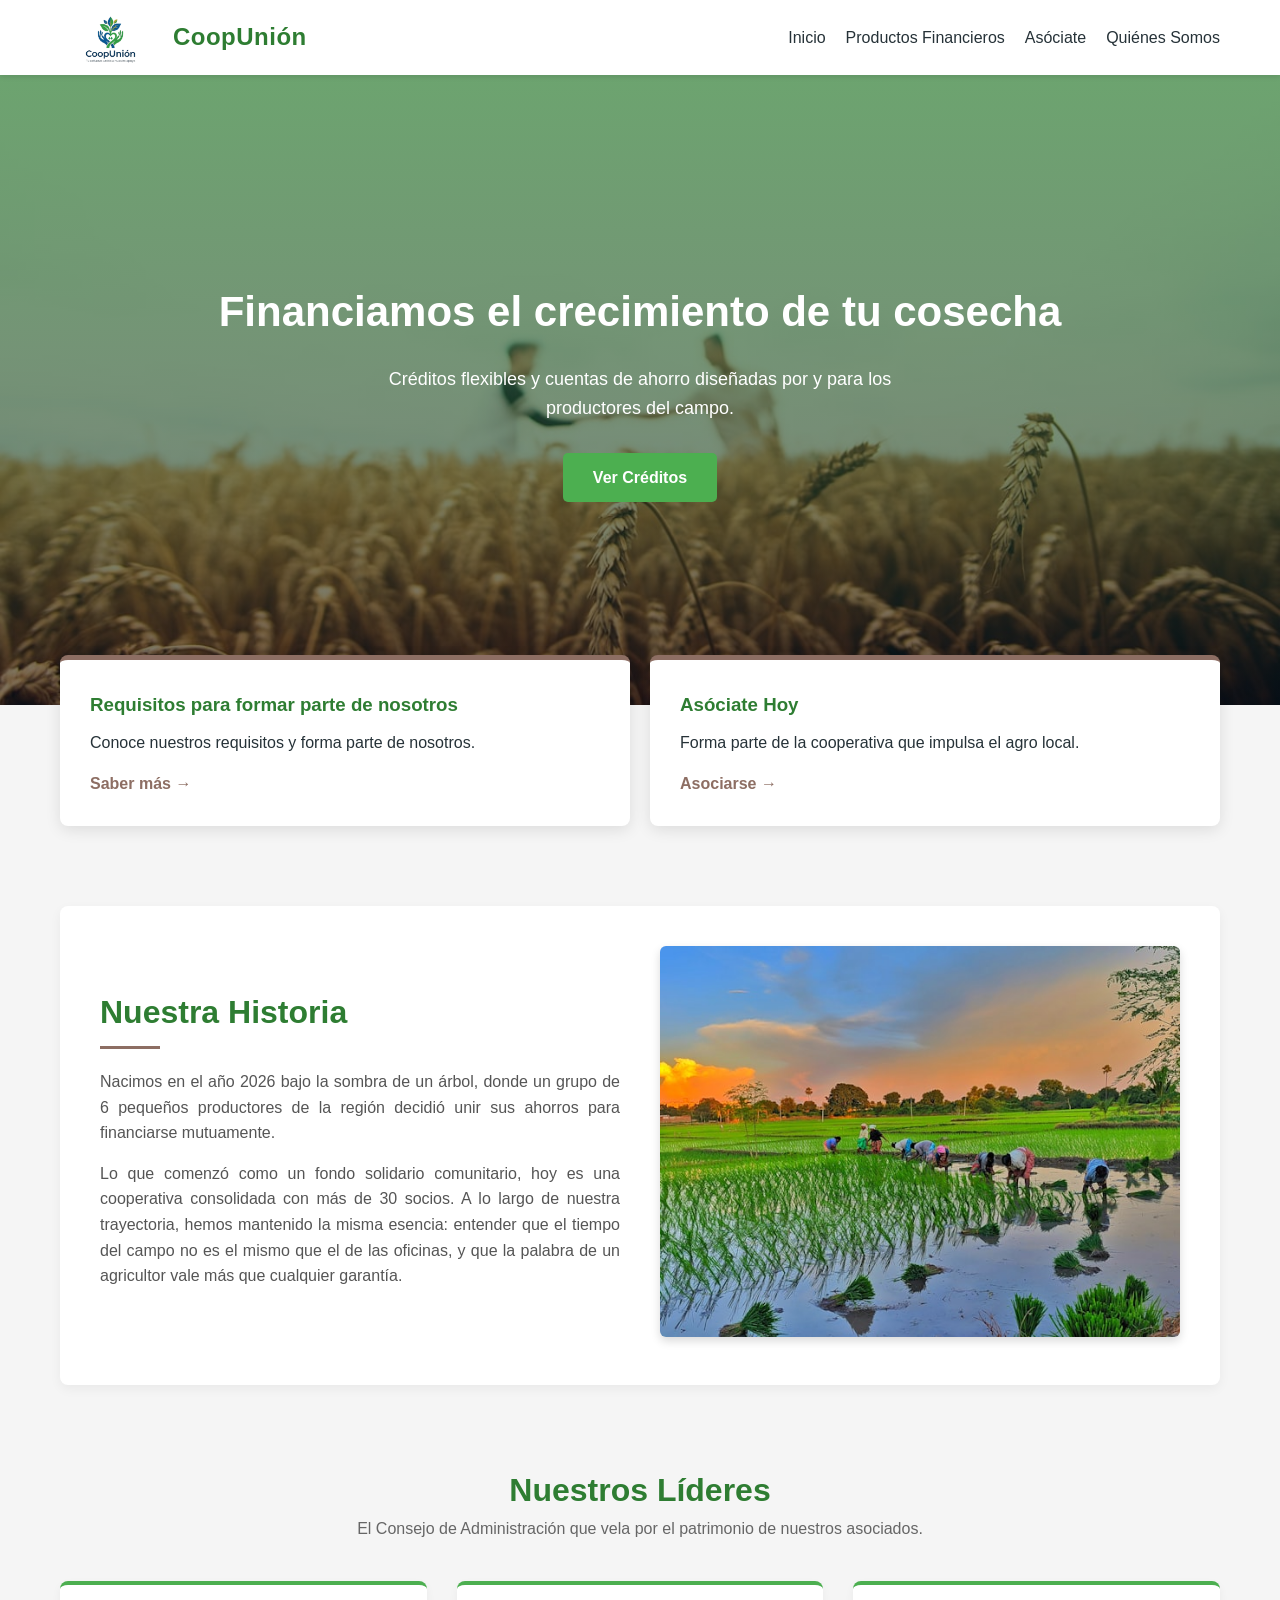
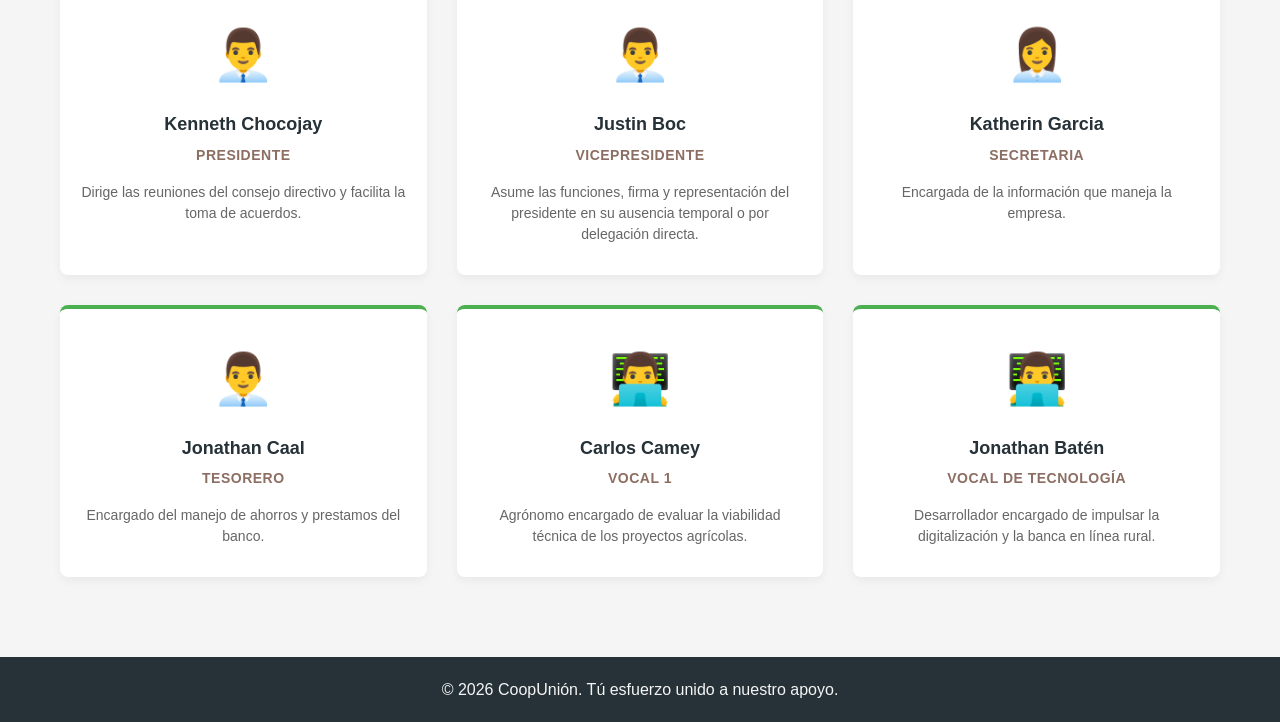
<file: index.html>
<!DOCTYPE html>
<html lang="es">
<head>
    <meta charset="UTF-8">
    <meta name="viewport" content="width=device-width, initial-scale=1.0">
    <title>CoopUnión</title>
    <link rel="stylesheet" href="css/global.css">
    <link rel="stylesheet" href="css/estilos.css">
</head>
<body>

    <header>
        <nav class="nav-container">
            <div class="logo">
                <a href="index.html">
                    <img src="img/logo.png" alt="Logo CoopUnión" class="logo-img">
                    <span class="logo-texto">CoopUnión</span>
                </a>
            </div>
            <input type="checkbox" id="menu-toggle" class="menu-checkbox">
            <label for="menu-toggle" class="menu-icono">☰</label>

            <ul class="nav-menu">
                <li><a href="index.html">Inicio</a></li>
                <li><a href="productos.html">Productos Financieros</a></li>
                <li><a href="herramientas.html">Asóciate</a></li>
                <li><a href="nosotros.html">Quiénes Somos</a></li>
            </ul>
        </nav>
    </header>

    <main>

        <section class="hero">
            <div class="hero-content">
                <h1>Financiamos el crecimiento de tu cosecha</h1>
                <p>Créditos flexibles y cuentas de ahorro diseñadas por y para los productores del campo.</p>
                <a href="productos.html" class="btn-main">Ver Créditos</a>
            </div>
        </section>

        <section class="accesos-rapidos">
            <div class="card">
                <h3>Requisitos para formar parte de nosotros</h3>
                <p>Conoce nuestros requisitos y forma parte de nosotros.</p>
                <a href="herramientas.html#requisitos">Saber más &rarr;</a>
            </div>
            <div class="card">
                <h3>Asóciate Hoy</h3>
                <p>Forma parte de la cooperativa que impulsa el agro local.</p>
                <a href="herramientas.html#simulador">Asociarse &rarr;</a>
            </div>
        </section>

        <section class="historia-section">
            <div class="historia-contenedor">
                <div class="historia-texto">
                    <h2>Nuestra Historia</h2>
                    <p>Nacimos en el año 2026 bajo la sombra de un árbol, donde un grupo de 6 pequeños productores de la región decidió unir sus ahorros para financiarse mutuamente.</p>
                    <p>Lo que comenzó como un fondo solidario comunitario, hoy es una cooperativa consolidada con más de 30 socios. A lo largo de nuestra trayectoria, hemos mantenido la misma esencia: entender que el tiempo del campo no es el mismo que el de las oficinas, y que la palabra de un agricultor vale más que cualquier garantía.</p>
                </div>
                <div class="historia-imagen">
                    <img src="img/historia.jpg" alt="Orígenes de la Cooperativa">
                </div>
            </div>
        </section>

        <section class="integrantes-section">
            <h2>Nuestros Líderes</h2>
            <p class="integrantes-sub">El Consejo de Administración que vela por el patrimonio de nuestros asociados.</p>
            
            <div class="grid-integrantes">
                <!-- Integrante 1 -->
                <div class="perfil-card">
                    <div class="avatar">👨‍💼</div>
                    <h4>Kenneth Chocojay</h4>
                    <p class="cargo">Presidente</p>
                    <p class="resume">Dirige las reuniones del consejo directivo y facilita la toma de acuerdos.</p>
                </div>
                <!-- Integrante 2 -->
                <div class="perfil-card">
                    <div class="avatar">👨‍💼</div>
                    <h4>Justin Boc</h4>
                    <p class="cargo">Vicepresidente</p>
                    <p class="resume">Asume las funciones, firma y representación del presidente en su ausencia temporal o por delegación directa.</p>
                </div>
                <!-- Integrante 3 -->
                 <div class="perfil-card">
                    <div class="avatar">👩‍💼</div>
                    <h4>Katherin Garcia</h4>
                    <p class="cargo">Secretaria</p>
                    <p class="resume">Encargada de la información que maneja la empresa.</p>
                </div>

                <!-- Integrante 4 -->
                <div class="perfil-card">
                    <div class="avatar">👨‍💼</div>
                    <h4>Jonathan Caal</h4>
                    <p class="cargo">Tesorero</p>
                    <p class="resume">Encargado del manejo de ahorros y prestamos del banco.</p>
                </div>

                <!-- Integrante 4 -->
                  <div class="perfil-card">
                    <div class="avatar">👨‍💻</div>
                    <h4>Carlos Camey</h4>
                    <p class="cargo">Vocal 1</p>
                    <p class="resume">Agrónomo encargado de evaluar la viabilidad técnica de los proyectos agrícolas.</p>
                </div>
                
                
                <!-- Integrante 6 -->
                <div class="perfil-card">
                    <div class="avatar">👨‍💻</div>
                    <h4>Jonathan Batén</h4>
                    <p class="cargo">Vocal de Tecnología</p>
                    <p class="resume">Desarrollador encargado de impulsar la digitalización y la banca en línea rural.</p>
                </div>
            </div>
        </section>
    </main>

    <footer>
        <p>&copy; 2026 CoopUnión. Tú esfuerzo unido a nuestro apoyo.</p>
    </footer>

</body>
</html>
</file>
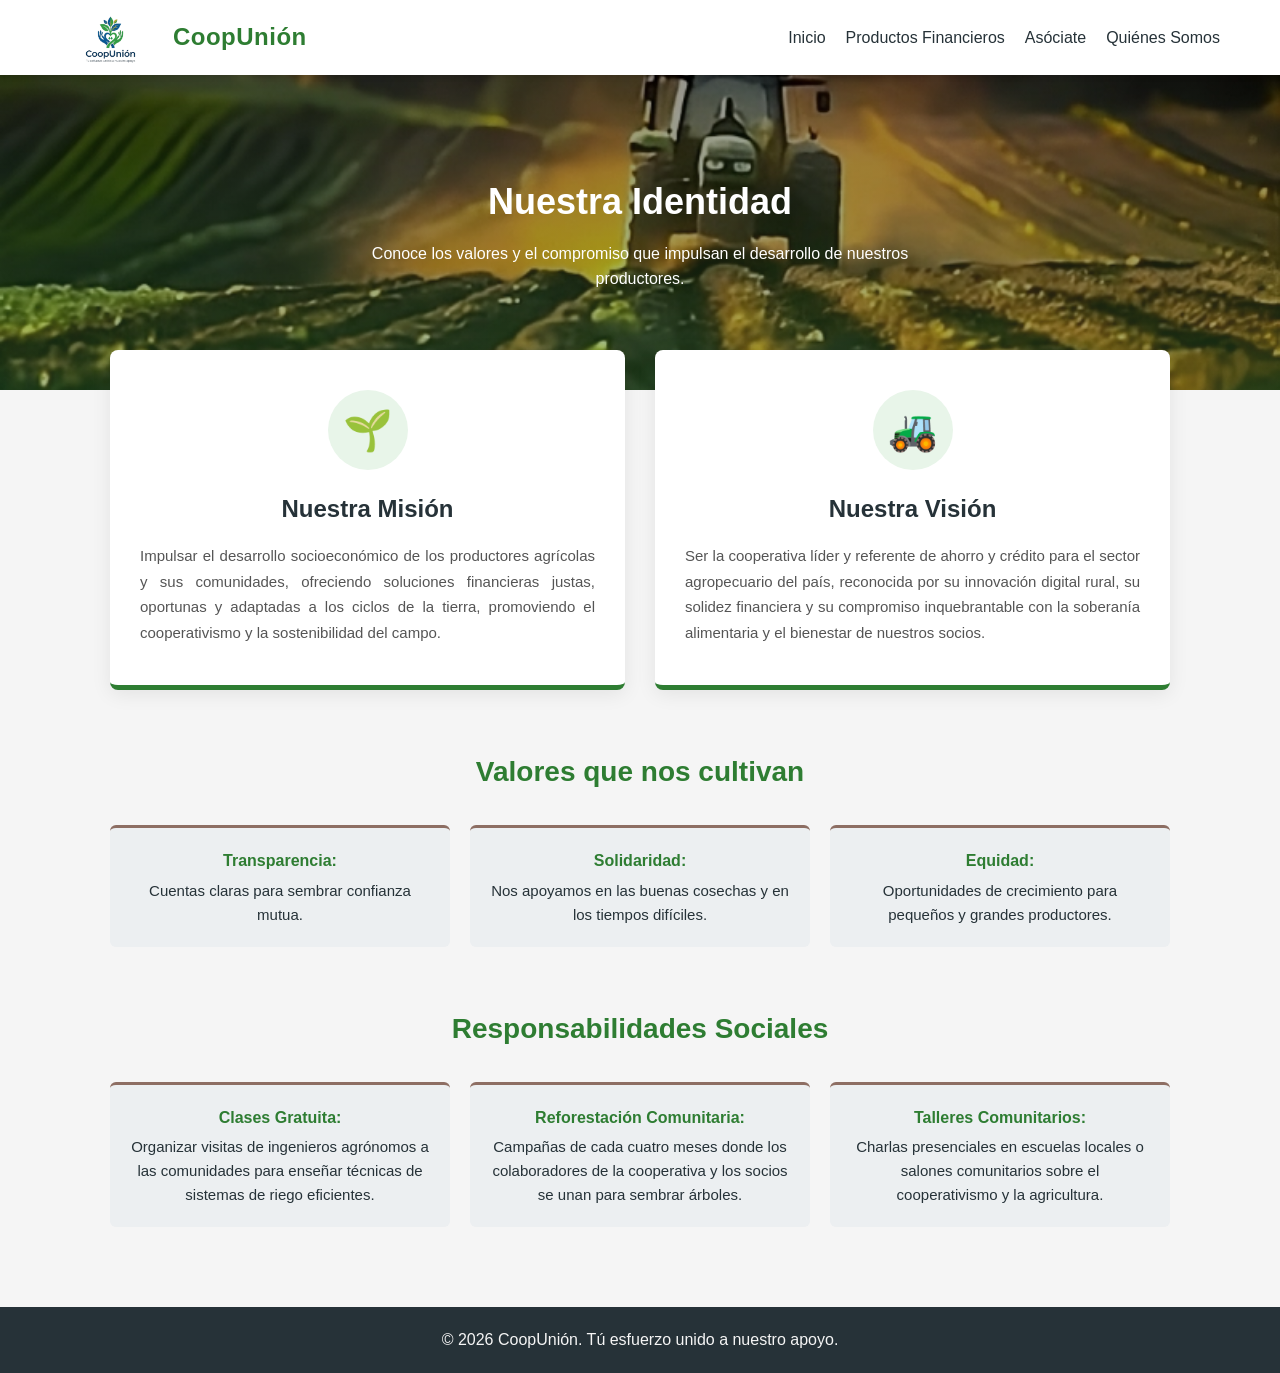
<file: nosotros.html>
<!DOCTYPE html>
<html lang="es">
<head>
    <meta charset="UTF-8">
    <meta name="viewport" content="width=device-width, initial-scale=1.0">
    <title>CoopUnión</title>
    <link rel="stylesheet" href="css/global.css">
    <link rel="stylesheet" href="css/nosotros.css">
</head>
<body>

     <header>
        <nav class="nav-container">
            <div class="logo">
                <a href="index.html">
                    <img src="img/logo.png" alt="Logo CoopUnión" class="logo-img">
                    <span class="logo-texto">CoopUnión</span>
                </a>
            </div>
            <input type="checkbox" id="menu-toggle" class="menu-checkbox">
            <label for="menu-toggle" class="menu-icono">☰</label>

            <ul class="nav-menu">
                <li><a href="index.html">Inicio</a></li>
                <li><a href="productos.html">Productos Financieros</a></li>
                <li><a href="herramientas.html">Asóciate</a></li>
                <li><a href="nosotros.html">Quiénes Somos</a></li>
            </ul>
        </nav>
    </header>
    
    <main>
        <section class="page-header">
            <div class="header-overlay">
                <h2>Nuestra Identidad</h2>
                <p>Conoce los valores y el compromiso que impulsan el desarrollo de nuestros productores.</p>
            </div>
        </section>
        <section class="mv-container">
            <div class="grid-mv">
                

                <div class="mv-box">
                    <div class="icon-wrap">🌱</div>
                    <h3>Nuestra Misión</h3>
                    <p>Impulsar el desarrollo socioeconómico de los productores agrícolas y sus comunidades, ofreciendo soluciones financieras justas, oportunas y adaptadas a los ciclos de la tierra, promoviendo el cooperativismo y la sostenibilidad del campo.</p>
                </div>

                <div class="mv-box">
                    <div class="icon-wrap">🚜</div>
                    <h3>Nuestra Visión</h3>
                    <p>Ser la cooperativa líder y referente de ahorro y crédito para el sector agropecuario del país, reconocida por su innovación digital rural, su solidez financiera y su compromiso inquebrantable con la soberanía alimentaria y el bienestar de nuestros socios.</p>
                </div>

            </div>
        </section>

            <section class="valores-section">
                <h3>Valores que nos cultivan</h3>
                <div class="valores-grid">
                    <div class="valor-item"><strong>Transparencia:</strong> Cuentas claras para sembrar confianza mutua.</div>
                    <div class="valor-item"><strong>Solidaridad:</strong> Nos apoyamos en las buenas cosechas y en los tiempos difíciles.</div>
                    <div class="valor-item"><strong>Equidad:</strong> Oportunidades de crecimiento para pequeños y grandes productores.</div>
                </div>
            </section>

            <section class="valores-section">
            <h3>Responsabilidades Sociales</h3>
            <div class="valores-grid">
                <div class="valor-item"><strong>Clases Gratuita:</strong>Organizar visitas de ingenieros agrónomos a las comunidades para enseñar técnicas de  sistemas de riego eficientes.</div>

                <div class="valor-item"><strong>Reforestación Comunitaria:</strong> Campañas de cada cuatro meses donde los colaboradores de la cooperativa y los socios se unan para sembrar árboles.</div>

                <div class="valor-item"><strong>Talleres Comunitarios:</strong> Charlas presenciales en escuelas locales o salones comunitarios sobre el cooperativismo y la agricultura.</div>
            </div>
        </section>
    </main>

    <footer>
        <p>&copy; 2026 CoopUnión. Tú esfuerzo unido a nuestro apoyo.</p>
    </footer>

</body>
</html>
</file>
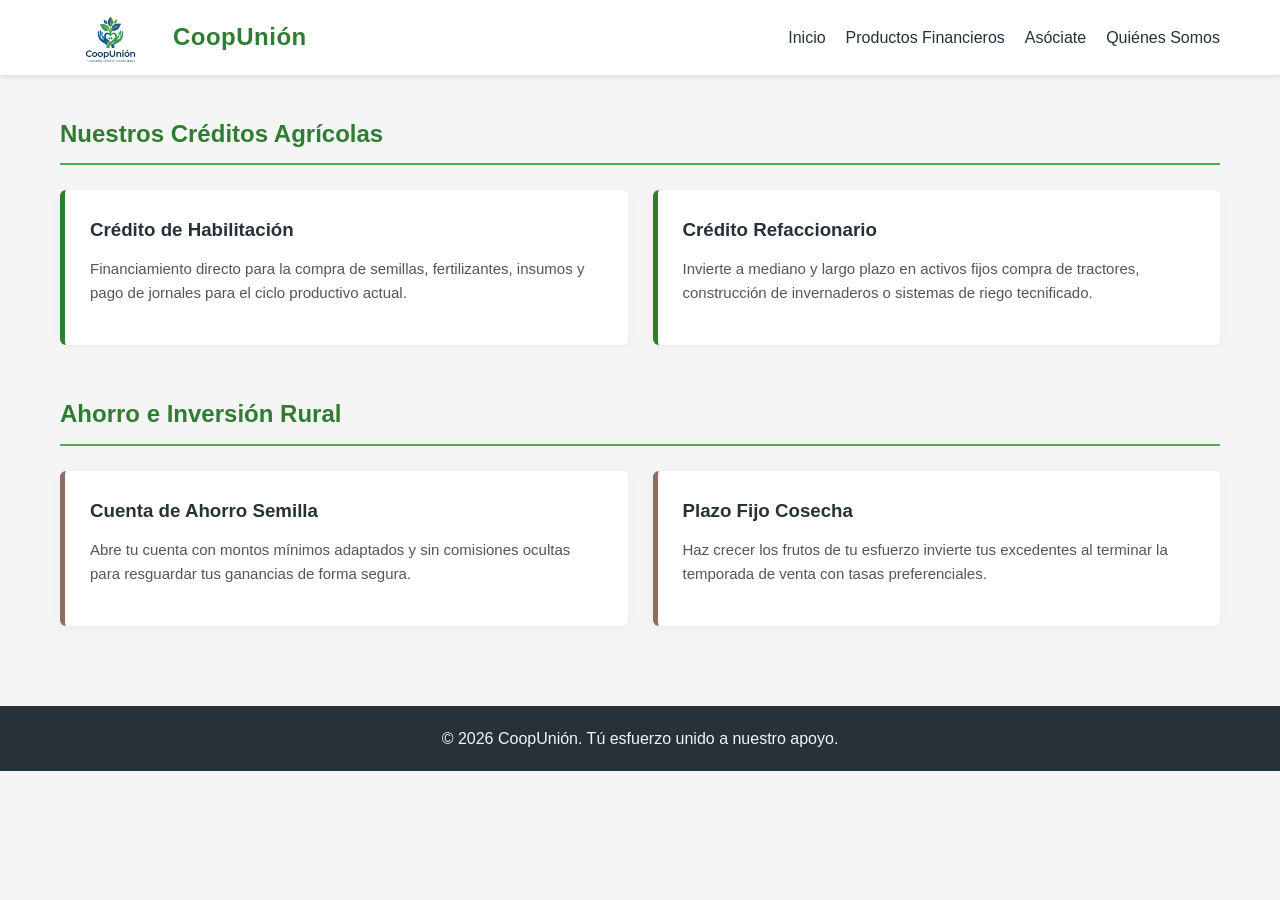
<file: productos.html>
<!DOCTYPE html>
<html lang="es">
<head>
    <meta charset="UTF-8">
    <meta name="viewport" content="width=device-width, initial-scale=1.0">
    <title>CoopUnión</title>
    <link rel="stylesheet" href="css/global.css">
    <link rel="stylesheet" href="css/productos.css">
</head>
<body>

     <header>
        <nav class="nav-container">
            <div class="logo">
                <a href="index.html">
                    <img src="img/logo.png" alt="Logo CoopUnión" class="logo-img">
                    <span class="logo-texto">CoopUnión</span>
                </a>
            </div>
            <input type="checkbox" id="menu-toggle" class="menu-checkbox">
            <label for="menu-toggle" class="menu-icono">☰</label>

            <ul class="nav-menu">
                <li><a href="index.html">Inicio</a></li>
                <li><a href="productos.html">Productos Financieros</a></li>
                <li><a href="herramientas.html">Asóciate</a></li>
                <li><a href="nosotros.html">Quiénes Somos</a></li>
            </ul>
        </nav>
    </header>

    <main class="container">
        <h2>Nuestros Créditos Agrícolas</h2>
        <div class="grid-productos">
            <div class="producto-item">
                <h3>Crédito de Habilitación </h3>
                <p>Financiamiento directo para la compra de semillas, fertilizantes, insumos y pago de jornales para el ciclo productivo actual.</p>
            </div>
            <div class="producto-item">
                <h3>Crédito Refaccionario</h3>
                <p>Invierte a mediano y largo plazo en activos fijos compra de tractores, construcción de invernaderos o sistemas de riego tecnificado.</p>
            </div>
        </div>

        <h2 class="section-title">Ahorro e Inversión Rural</h2>
        <div class="grid-productos">
            <div class="producto-item ahorro">
                <h3>Cuenta de Ahorro Semilla</h3>
                <p>Abre tu cuenta con montos mínimos adaptados y sin comisiones ocultas para resguardar tus ganancias de forma segura.</p>
            </div>
            <div class="producto-item ahorro">
                <h3>Plazo Fijo Cosecha</h3>
                <p>Haz crecer los frutos de tu esfuerzo invierte tus excedentes al terminar la temporada de venta con tasas preferenciales.</p>
            </div>
        </div>
    </main>

    <footer>
        <p>&copy; 2026 CoopUnión. Tú esfuerzo unido a nuestro apoyo.</p>
    </footer>

</body>
</html>
</file>
<file: css/global.css>
:root {
    --verde-principal: #2E7D32;
    --verde-claro: #4CAF50;
    --tierra: #8D6E63;
    --oscuro: #263238;
    --claro: #F5F5F5;
    --blanco: #FFFFFF;
}

* {
    margin: 0;
    padding: 0;
    box-sizing: border-box;
    font-family: 'Segoe UI', Tahoma, Geneva, Verdana, sans-serif;
}

body {
    background-color: var(--claro);
    color: var(--oscuro);
    line-height: 1.6;
}

header {
    background-color: var(--blanco);
    box-shadow: 0 2px 5px rgba(0,0,0,0.1);
    position: sticky;
    top: 0;
    z-index: 1000;
}

.nav-container {
    max-width: 1200px;
    margin: 0 auto;
    display: flex;
    justify-content: space-between;
    align-items: center;
    padding: 15px 20px;
}

.logo a {
    text-align: center;
    font-size: 24px;
    font-weight: bold;
    color: var(--verde-principal);
    text-decoration: none;
}

.nav-menu {
    display: flex;
    list-style: none;
    gap: 20px;
}

.nav-menu a {
    text-decoration: none;
    color: var(--oscuro);
    font-weight: 500;
    transition: color 0.3s;
}

.nav-menu a:hover, .nav-menu a.active {
    color: var(--verde-principal);
}

header {
    background-color: var(--blanco);
    box-shadow: 0 2px 5px rgba(0,0,0,0.1);
    position: sticky;
    top: 0;
    z-index: 1000;
}

.nav-container {
    max-width: 1200px;
    margin: 0 auto;
    display: flex;
    justify-content: space-between;
    align-items: center;
    padding: 10px 20px;
}


.logo a {
    display: flex;
    align-items: center;
    gap: 12px; 
    text-decoration: none;
}


.logo-img {
    height: 55px; 
    width: auto;
    display: block;
    object-fit: contain;
}

.logo-texto {
    font-size: 24px;
    font-weight: bold;
    color: var(--verde-principal); 
    font-family: 'Segoe UI', Tahoma, Geneva, Verdana, sans-serif;
    letter-spacing: 0.5px;
}

.nav-menu {
    display: flex;
    list-style: none;
    gap: 20px;
}

.nav-menu a {
    text-decoration: none;
    color: var(--oscuro);
    font-weight: 500;
    transition: color 0.3s;
}

.nav-menu a:hover, .nav-menu a.active {
    color: var(--verde-principal);
}
footer {
    background-color: var(--oscuro);
    color: var(--claro);
    text-align: center;
    padding: 20px;
    margin-top: 80px;
}


@media (max-width: 768px) {
    .nav-container {
        display: flex;
        justify-content: space-between;
        align-items: center;
        padding: 10px 20px;
        position: relative;
        height: 70px;
    }

    .menu-checkbox { display: none; }
    .menu-icono { display: block; font-size: 28px; cursor: pointer; color: var(--verde-principal); }

    .nav-menu {
        display: none;
        flex-direction: column;
        position: absolute;
        top: 60px;
        right: 20px;          
        width: auto;          
        min-width: 180px;     
        background-color: var(--blanco);
        box-shadow: 0 4px 12px rgba(0,0,0,0.15);
        border-radius: 8px;   
        padding: 15px;
        gap: 12px;
        z-index: 999;
    }

    .menu-checkbox:checked ~ .nav-menu { display: flex; }
    .logo-img { height: 45px; }
    .logo-texto { font-size: 20px; }
}

@media (min-width: 769px) {
    .menu-checkbox, .menu-icono { display: none; }
}

@media (min-width: 769px) {
    .menu-checkbox, .menu-icono {
        display: none;
    }
}
</file>
<file: css/estilos.css>
.hero {
    background: linear-gradient(rgba(46, 125, 50, 0.7), rgba(0, 0, 0, 0.5)), url(../img/fondo.jpg) no-repeat center center/cover;
    height: 70vh;
    display: flex;
    align-items: center;
    justify-content: center;
    text-align: center;
    color: var(--blanco);
    padding: 0 20px;
}

.hero-content h1 {
    font-size: 42px;
    margin-bottom: 20px;
}

.hero-content p {
    font-size: 18px;
    max-width: 600px;
    margin: 0 auto 30px auto;
}

.btn-main {
    display: inline-block;
    background-color: var(--verde-claro);
    color: var(--blanco);
    padding: 12px 30px;
    text-decoration: none;
    font-weight: bold;
    border-radius: 5px;
    transition: background 0.3s;
}

.btn-main:hover {
    background-color: var(--verde-principal);
}

.accesos-rapidos {
    max-width: 1200px;
    margin: -50px auto 0 auto;
    display: grid;
    grid-template-columns: repeat(auto-fit, minmax(280px, 1fr));
    gap: 20px;
    padding: 0 20px;
}

.card {
    background: var(--blanco);
    padding: 30px;
    border-radius: 8px;
    box-shadow: 0 4px 15px rgba(0,0,0,0.1);
    border-top: 5px solid var(--tierra);
}

.card h3 {
    color: var(--verde-principal);
    margin-bottom: 10px;
}

.card a {
    display: inline-block;
    margin-top: 15px;
    color: var(--tierra);
    text-decoration: none;
    font-weight: bold;
}

.historia-section {
    max-width: 1200px;
    margin: 80px auto;
    padding: 0 20px;
}

.historia-contenedor {
    display: flex;
    align-items: center;
    gap: 40px;
    background-color: var(--blanco);
    padding: 40px;
    border-radius: 8px;
    box-shadow: 0 4px 12px rgba(0,0,0,0.05);
}

.historia-texto {
    flex: 1;
}

.historia-texto h2 {
    color: var(--verde-principal);
    font-size: 32px;
    margin-bottom: 20px;
    position: relative;
}

.historia-texto h2::after {
    content: '';
    display: block;
    width: 60px;
    height: 3px;
    background-color: var(--tierra);
    margin-top: 8px;
}

.historia-texto p {
    color: #555;
    margin-bottom: 15px;
    font-size: 16px;
    text-align: justify;
}

.historia-imagen {
    flex: 1;
}

.historia-imagen img {
    width: 100%;
    height: auto;
    border-radius: 6px;
    box-shadow: 0 4px 10px rgba(0,0,0,0.15);
}

.integrantes-section {
    max-width: 1200px;
    margin: 80px auto 40px auto;
    padding: 0 20px;
    text-align: center;
}

.integrantes-section h2 {
    color: var(--verde-principal);
    font-size: 32px;
}

.integrantes-sub {
    color: #666;
    margin-bottom: 40px;
}

.grid-integrantes {
    display: grid;
    grid-template-columns: repeat(auto-fit, minmax(280px, 1fr));
    gap: 30px;
}

.perfil-card {
    background-color: var(--blanco);
    padding: 30px 20px;
    border-radius: 8px;
    box-shadow: 0 4px 10px rgba(0,0,0,0.05);
    border-top: 4px solid var(--verde-claro);
    transition: transform 0.3s ease;
}

.perfil-card:hover {
    transform: translateY(-5px);
}

.avatar {
    font-size: 50px;
    margin-bottom: 15px;
}

.perfil-card h4 {
    color: var(--oscuro);
    font-size: 18px;
    margin-bottom: 5px;
}

.cargo {
    color: var(--tierra);
    font-weight: 600;
    font-size: 14px;
    text-transform: uppercase;
    margin-bottom: 15px;
    letter-spacing: 0.5px;
}

.resume {
    color: #666;
    font-size: 14px;
    line-height: 1.5;
}

@media (max-width: 768px) {
    .historia-contenedor {
        flex-direction: column;
        padding: 20px;
    }
    .historia-imagen {
        width: 100%;
    }
}
</file>
<file: css/nosotros.css>
.page-header {
    background: linear-gradient(rgba(0, 0, 0, 0.4), rgba(46, 125, 50, 0.4)), url(../img/mejor.webp)no-repeat center center/cover;
    height: 35vh;
    display: flex;
    align-items: center;
    justify-content: center;
    text-align: center;
    color: var(--blanco);
}

.header-overlay h2 {
    font-size: 36px;
    margin-bottom: 10px;
}

.header-overlay p {
    font-size: 16px;
    max-width: 600px;
    margin: 0 auto;
    padding: 0 15px;
}

.mv-container {
    max-width: 1100px;
    margin: -40px auto 40px auto;
    padding: 0 20px;
    position: relative;
    z-index: 10;
}

.grid-mv {
    display: grid;
    grid-template-columns: repeat(auto-fit, minmax(320px, 1fr));
    gap: 30px;
}

.mv-box {
    background-color: var(--blanco);
    padding: 40px 30px;
    border-radius: 8px;
    box-shadow: 0 4px 20px rgba(0,0,0,0.08);
    border-bottom: 5px solid var(--verde-principal);
    text-align: center;
    transition: transform 0.3s ease;
}

.mv-box:hover {
    transform: translateY(-5px);
}

.icon-wrap {
    font-size: 40px;
    background-color: #E8F5E9;
    width: 80px;
    height: 80px;
    line-height: 80px;
    border-radius: 50%;
    margin: 0 auto 20px auto;
    display: flex;
    justify-content: center;
    align-items: center;
}

.mv-box h3 {
    color: var(--oscuro);
    font-size: 24px;
    margin-bottom: 15px;
}

.mv-box p {
    color: #555;
    font-size: 15px;
    line-height: 1.7;
    text-align: justify;
}

.valores-section {
    max-width: 1100px;
    margin: 60px auto;
    padding: 0 20px;
    text-align: center;
}

.valores-section h3 {
    color: var(--verde-principal);
    font-size: 28px;
    margin-bottom: 30px;
}

.valores-grid {
    display: grid;
    grid-template-columns: repeat(auto-fit, minmax(250px, 1fr));
    gap: 20px;
}

.valor-item {
    background-color: #ECEFF1;
    padding: 20px;
    border-radius: 6px;
    font-size: 15px;
    color: var(--oscuro);
    border-top: 3px solid var(--tierra);
}

.valor-item strong {
    color: var(--verde-principal);
    display: block;
    margin-bottom: 5px;
    font-size: 16px;
}
</file>
<file: css/productos.css>
.container {
    max-width: 1200px;
    margin: 40px auto;
    padding: 0 20px;
}

h2 {
    color: var(--verde-principal);
    margin-bottom: 25px;
    border-bottom: 2px solid var(--verde-claro);
    padding-bottom: 10px;
}

.section-title {
    margin-top: 50px;
}

.grid-productos {
    display: grid;
    grid-template-columns: repeat(auto-fit, minmax(340px, 1fr));
    gap: 25px;
}

.producto-item {
    background-color: var(--blanco);
    padding: 25px;
    border-radius: 6px;
    border-left: 5px solid var(--verde-principal);
    box-shadow: 0 2px 8px rgba(0,0,0,0.05);
}

.producto-item.ahorro {
    border-left-color: var(--tierra);
}

.producto-item h3 {
    margin-bottom: 12px;
    color: var(--oscuro);
}

.producto-item p {
    color: #555;
    font-size: 15px;
    margin-bottom: 15px;
}

.tag {
    background-color: #E8F5E9;
    color: var(--verde-principal);
    padding: 5px 10px;
    font-size: 12px;
    font-weight: bold;
    border-radius: 4px;
}
</file>
